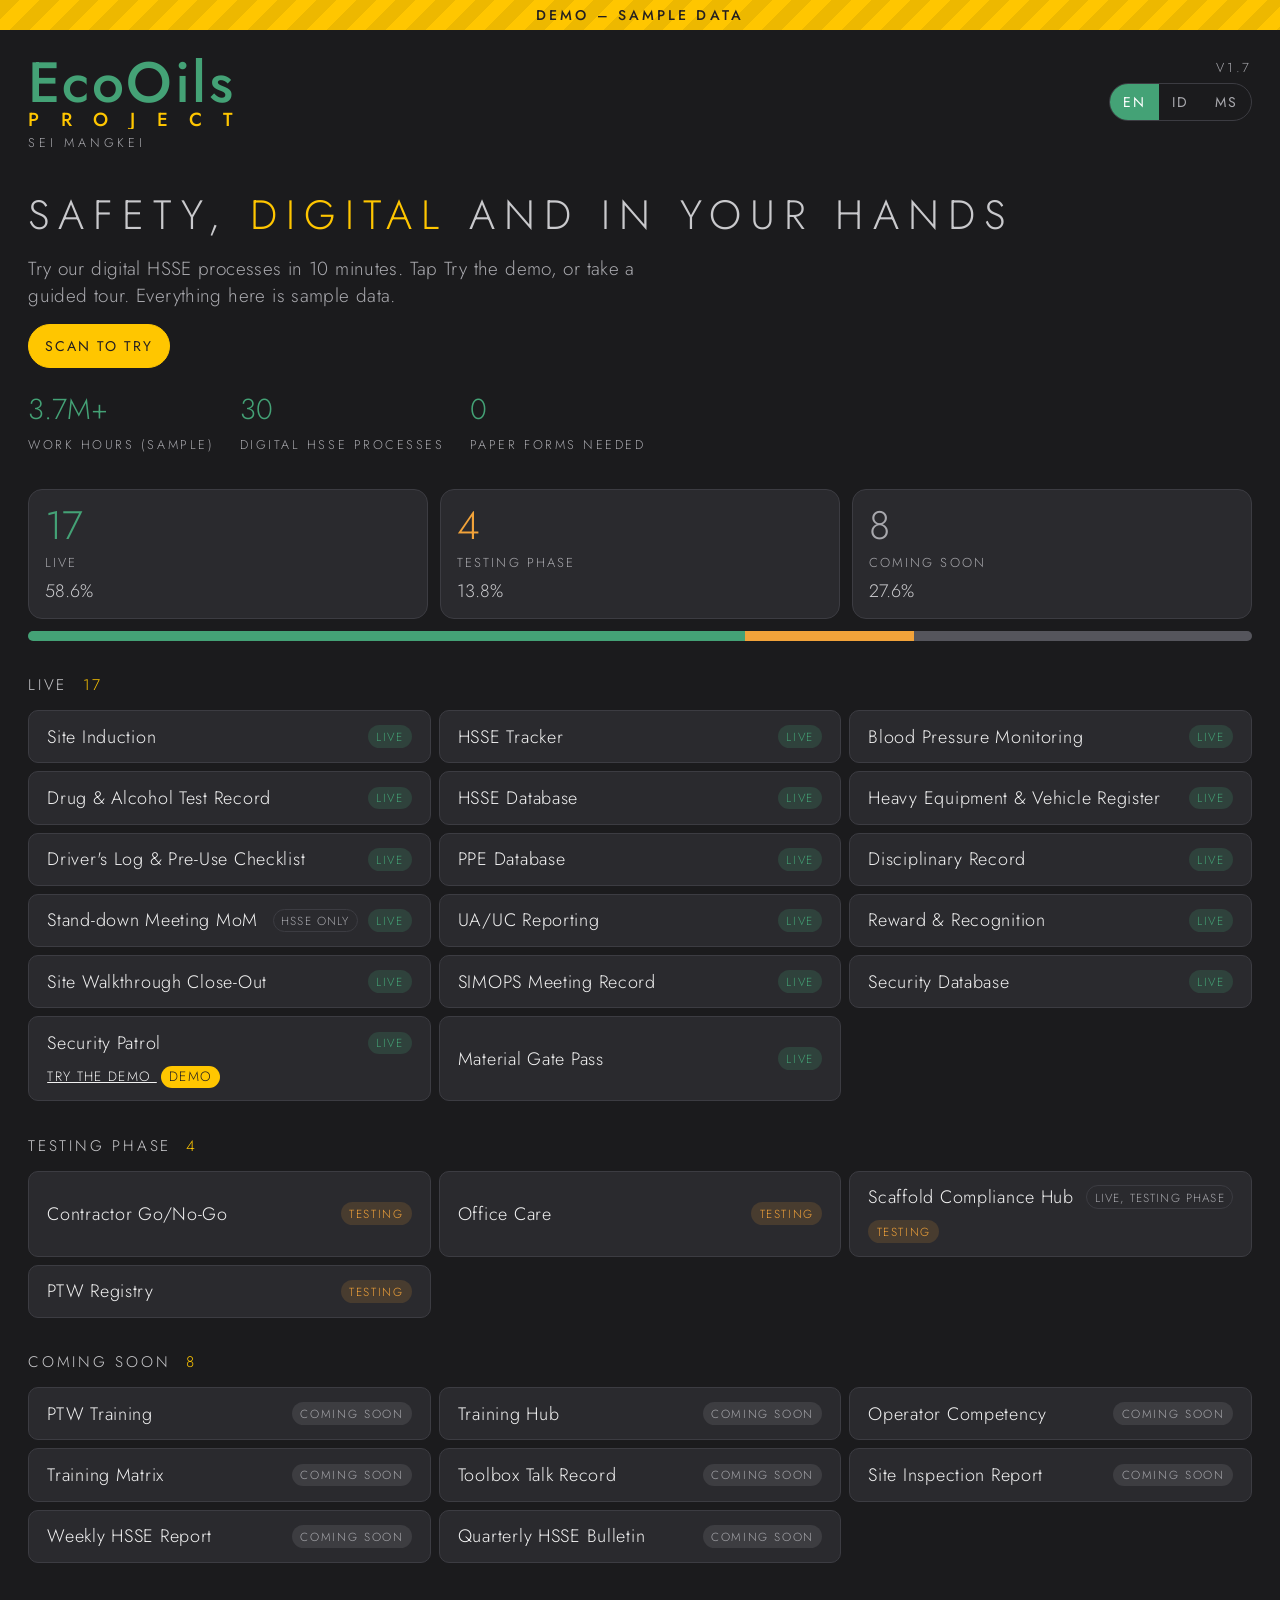
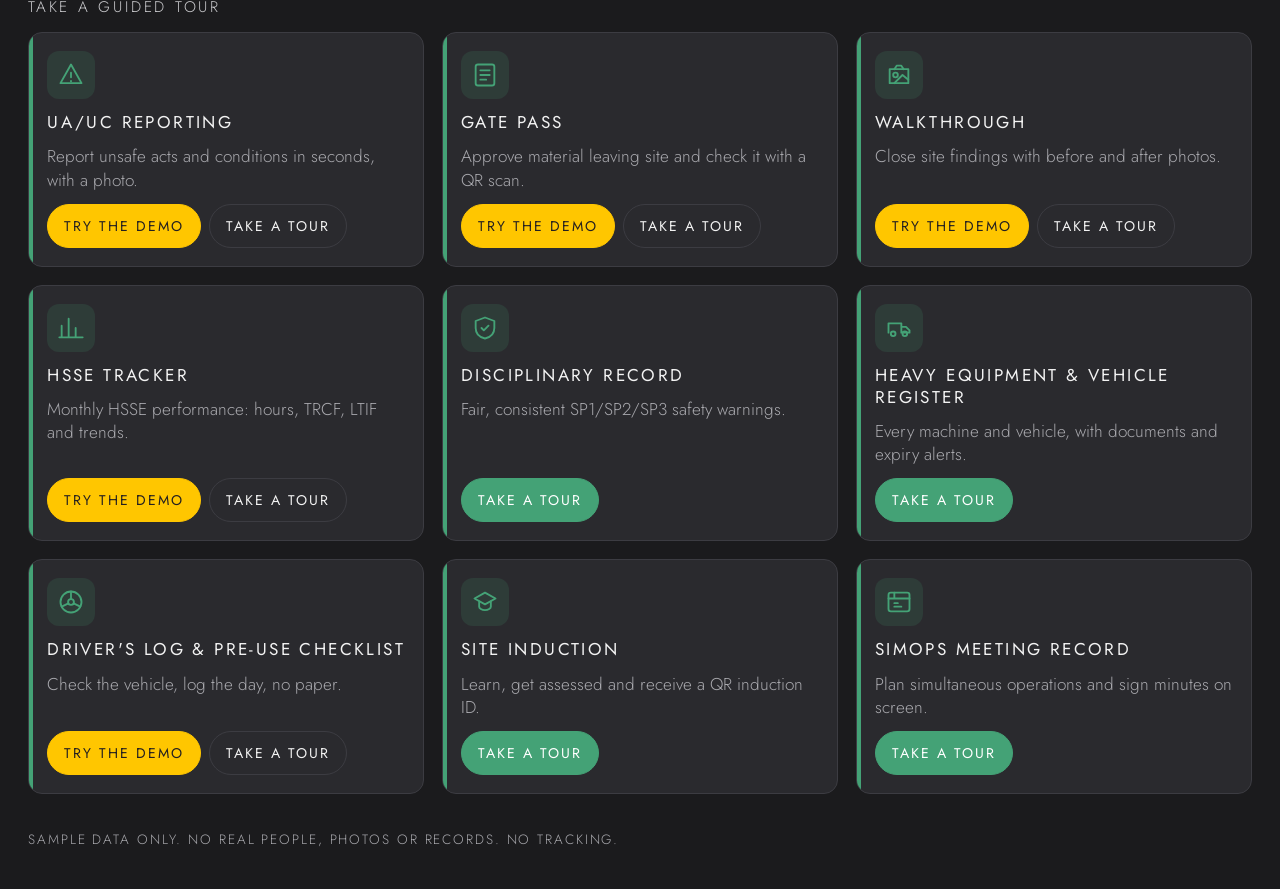
<file: index.html>
<!DOCTYPE html>
<html lang="en">
<head>
<meta charset="utf-8">
<meta name="viewport" content="width=device-width,initial-scale=1">
<title>EcoOils Demo Hub</title>
<meta name="theme-color" content="#1b1b1d">
<link rel="stylesheet" href="css/style.css">
</head>
<body>
<div class="ribbon" id="ribbon">DEMO – sample data</div>

<header class="top">
  <div class="brand">
    <!-- Text wordmark: ECOOILS in green, PROJECT stretched to the same width in yellow (replace with the real logo file if wanted) -->
    <svg viewBox="0 0 260 90" role="img" aria-label="EcoOils Project">
      <text x="0" y="56" textLength="260" lengthAdjust="spacing" font-family="Jost,sans-serif" font-weight="500" font-size="72" fill="#44a276">EcoOils</text>
      <text x="0" y="86" textLength="260" lengthAdjust="spacing" font-family="Jost,sans-serif" font-weight="500" font-size="24" fill="#ffc600">PROJECT</text>
    </svg>
    <small data-i="site">Sei Mangkei</small>
  </div>
  <div class="right">
    <div class="ver" id="ver">v1.7</div>
    <div class="lang" role="group" aria-label="Language">
      <button data-l="en" aria-pressed="true">EN</button><button data-l="id" aria-pressed="false">ID</button><button data-l="ms" aria-pressed="false">MS</button>
    </div>
  </div>
</header>

<section class="hero">
  <h1 data-i="heroTitle"></h1>
  <p data-i="heroText"></p>
  <p><a class="btn yellow" href="scan.html" data-i="scanTry"></a></p>
</section>

<div class="stats">
  <div class="stat"><b>3.7M+</b><span data-i="statHours"></span></div>
  <div class="stat"><b>30</b><span data-i="statApps"></span></div>
  <div class="stat"><b>0</b><span data-i="statPaper"></span></div>
</div>

<div class="sect"><div class="summary" id="summary"></div></div>
<div id="secs"></div>
<section class="sect"><h2 data-i="secApps"></h2><div class="grid" id="apps"></div></section>


<footer data-i="footer"></footer>

<div class="attract" id="attract" role="button" aria-label="Tap to start">
  <div class="rings"><i></i><i></i><i></i><b></b></div>
  <h2 data-i="tapStart">Tap to start</h2>
  <p data-i="attractSub">EcoOils Demo Hub</p>
</div>

<script src="vendor/qrcode.js"></script>
<script src="js/i18n.js"></script>
<script src="js/mocks.js"></script>
<script src="js/tour.js"></script>
<script src="js/app.js"></script>
</body>
</html>
</file>
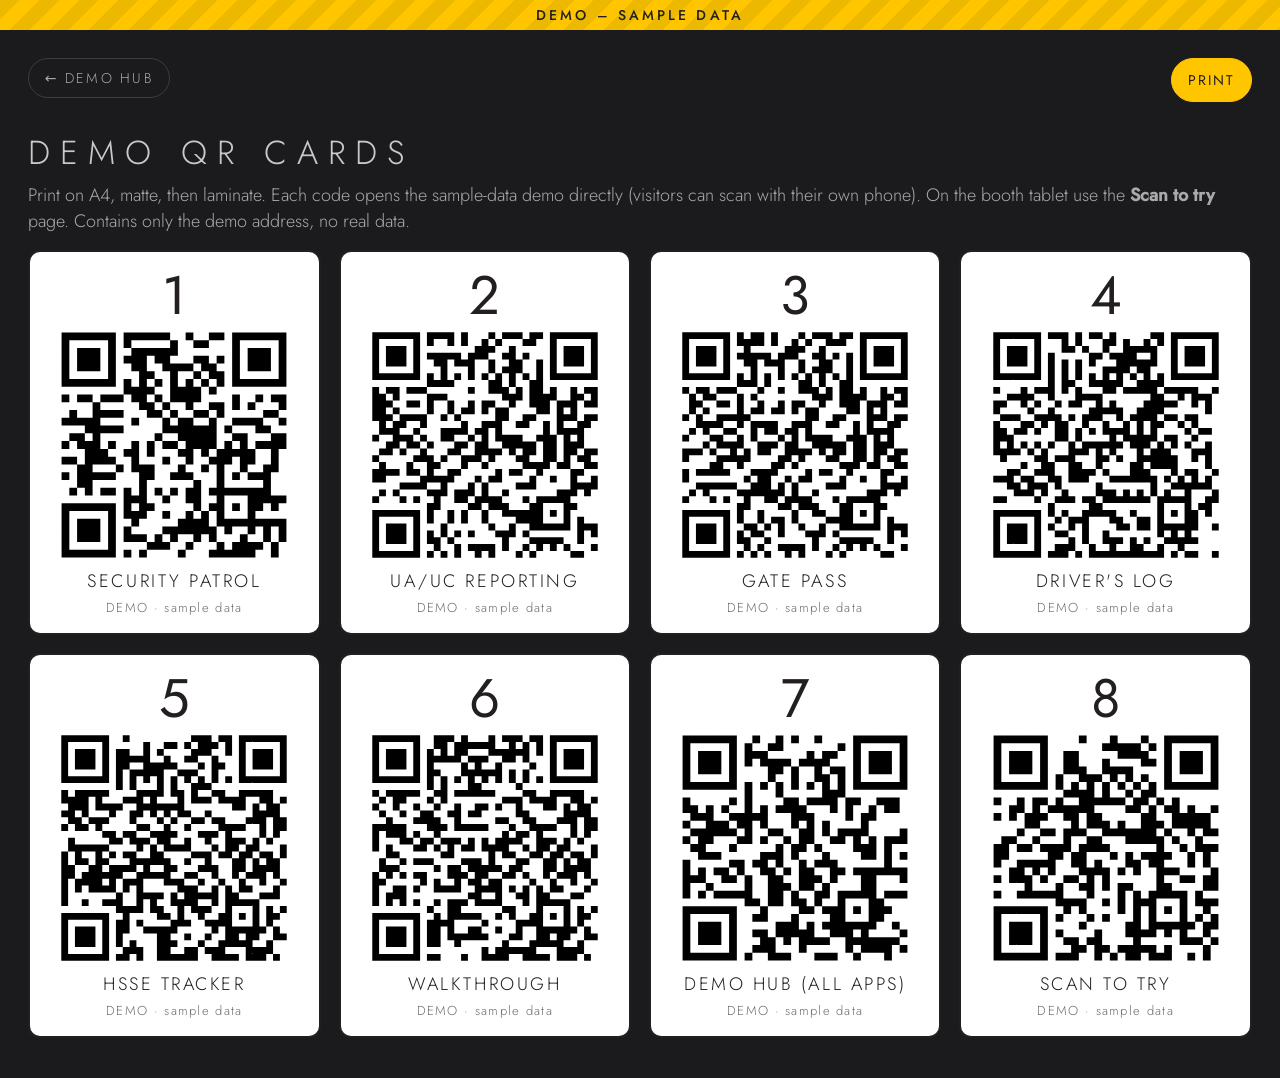
<file: demo-qr.html>
<!DOCTYPE html>
<html lang="en">
<head>
<meta charset="utf-8">
<meta name="viewport" content="width=device-width,initial-scale=1">
<title>Demo QR cards – EcoOils Demo Hub</title>
<link rel="stylesheet" href="css/style.css">
<link rel="stylesheet" href="css/patroli.css">
</head>
<body>
<div class="ribbon">DEMO – sample data</div>
<header class="top noprint"><a class="back" href="index.html">← Demo Hub</a><button class="btn yellow" onclick="window.print()">Print</button></header>
<main class="pwrap">
  <div class="ptitle"><h1>Demo QR cards</h1></div>
  <p class="noprint" style="color:var(--muted)">Print on A4, matte, then laminate. Each code opens the sample-data demo directly (visitors can scan with their own phone). On the booth tablet use the <b>Scan to try</b> page. Contains only the demo address, no real data.</p>
  <div class="qrgrid" id="grid"></div>
</main>
<script src="vendor/qrcode.js"></script>
<script>
const BASE = location.href.replace(/[^/]*([?#].*)?$/, "");
const CARDS = [["Security Patrol", "patroli.html"], ["UA/UC Reporting", "demo.html?app=uauc"], ["Gate Pass", "demo.html?app=gate"],
  ["Driver's Log", "demo.html?app=driver"], ["HSSE Tracker", "demo.html?app=track"], ["Walkthrough", "demo.html?app=walk"], ["Demo Hub (all apps)", "index.html"], ["Scan to try", "scan.html"]];
document.getElementById("grid").innerHTML = CARDS.map((c, i) => {
  const q = qrcode(0, "M"); q.addData(BASE + c[1]); q.make();
  return `<div class="qrc"><div class="big">${i + 1}</div>${q.createSvgTag({ cellSize: 6, margin: 2, scalable: true })}<h3>${c[0]}</h3><small>DEMO · sample data</small></div>`;
}).join("");
if ("serviceWorker" in navigator) navigator.serviceWorker.register("sw.js").catch(() => {});
</script>
</body>
</html>
</file>
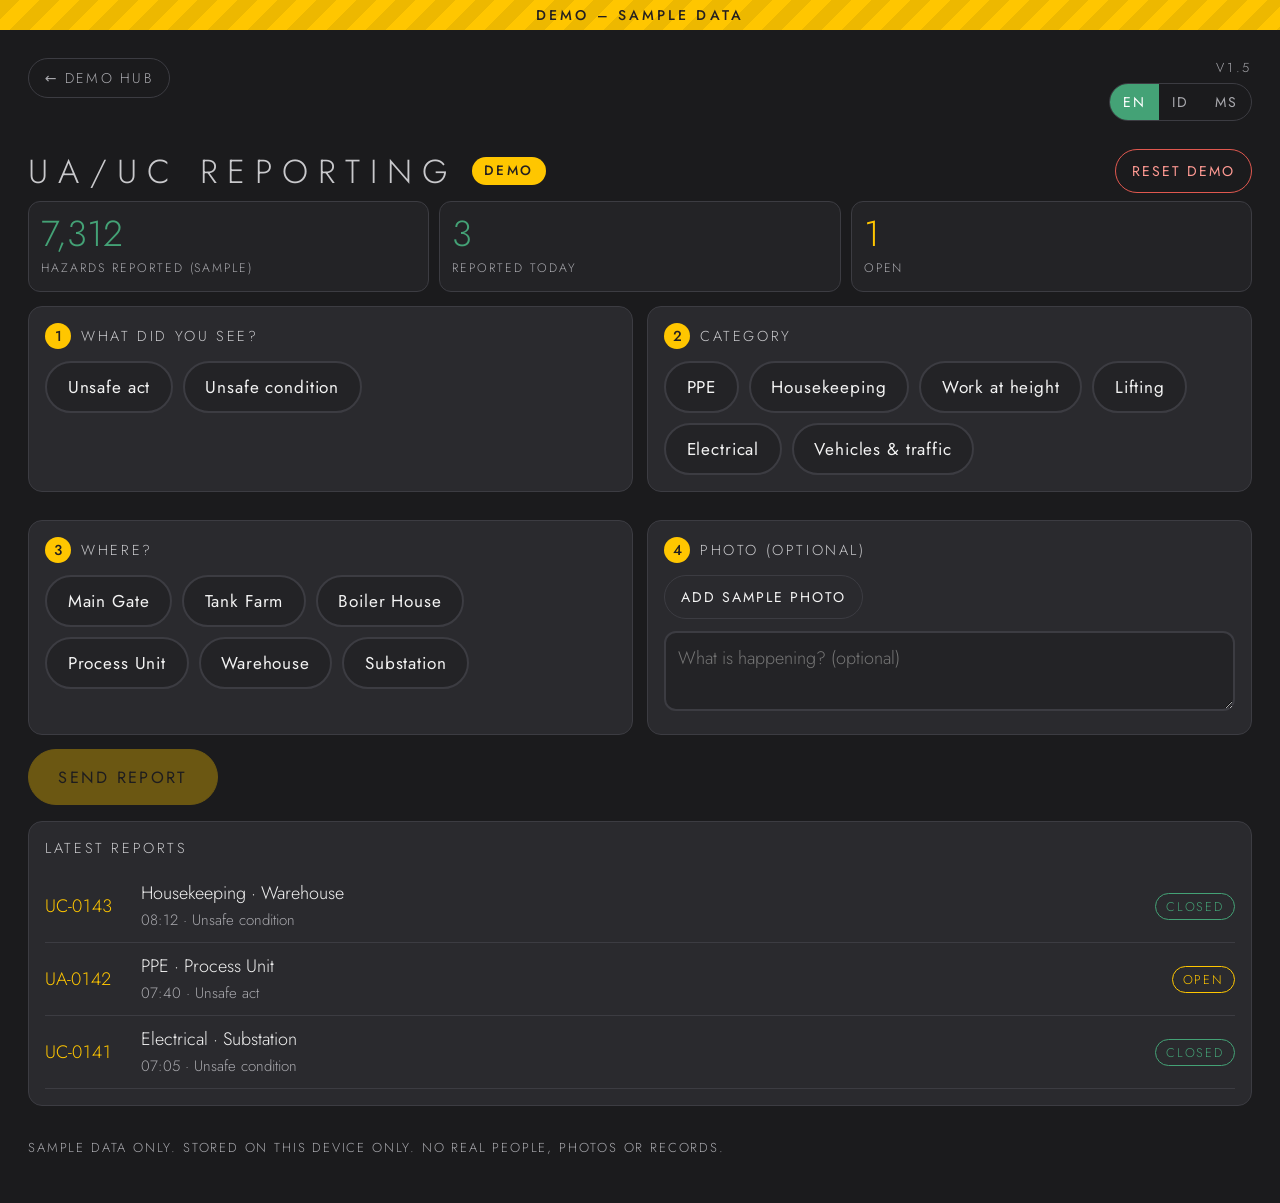
<file: demo.html>
<!DOCTYPE html>
<html lang="en">
<head>
<meta charset="utf-8">
<meta name="viewport" content="width=device-width,initial-scale=1">
<title>Demo – EcoOils Demo Hub</title>
<meta name="theme-color" content="#1b1b1d">
<link rel="stylesheet" href="css/style.css">
<link rel="stylesheet" href="css/patroli.css">
<link rel="stylesheet" href="css/demos.css">
</head>
<body>
<div class="ribbon" id="ribbon">DEMO – sample data</div>
<header class="top">
  <a class="back" href="index.html" id="back">← Demo Hub</a>
  <div class="right">
    <div class="ver" id="ver">v1.7</div>
    <div class="lang" role="group" aria-label="Language"><button data-l="en">EN</button><button data-l="id">ID</button><button data-l="ms">MS</button></div>
  </div>
</header>
<main class="pwrap">
  <div class="ptitle"><h1 id="title"></h1><span class="demobadge">DEMO</span>
    <button class="btn red" id="bReset" style="margin-left:auto">Reset demo</button></div>
  <div id="stage"></div>
  <p class="dfoot" id="foot"></p>
</main>
<div class="toast" id="toast" role="status"></div>
<script src="vendor/qrcode.js"></script>
<script src="js/i18n.js"></script>
<script src="js/demos.js"></script>
</body>
</html>
</file>
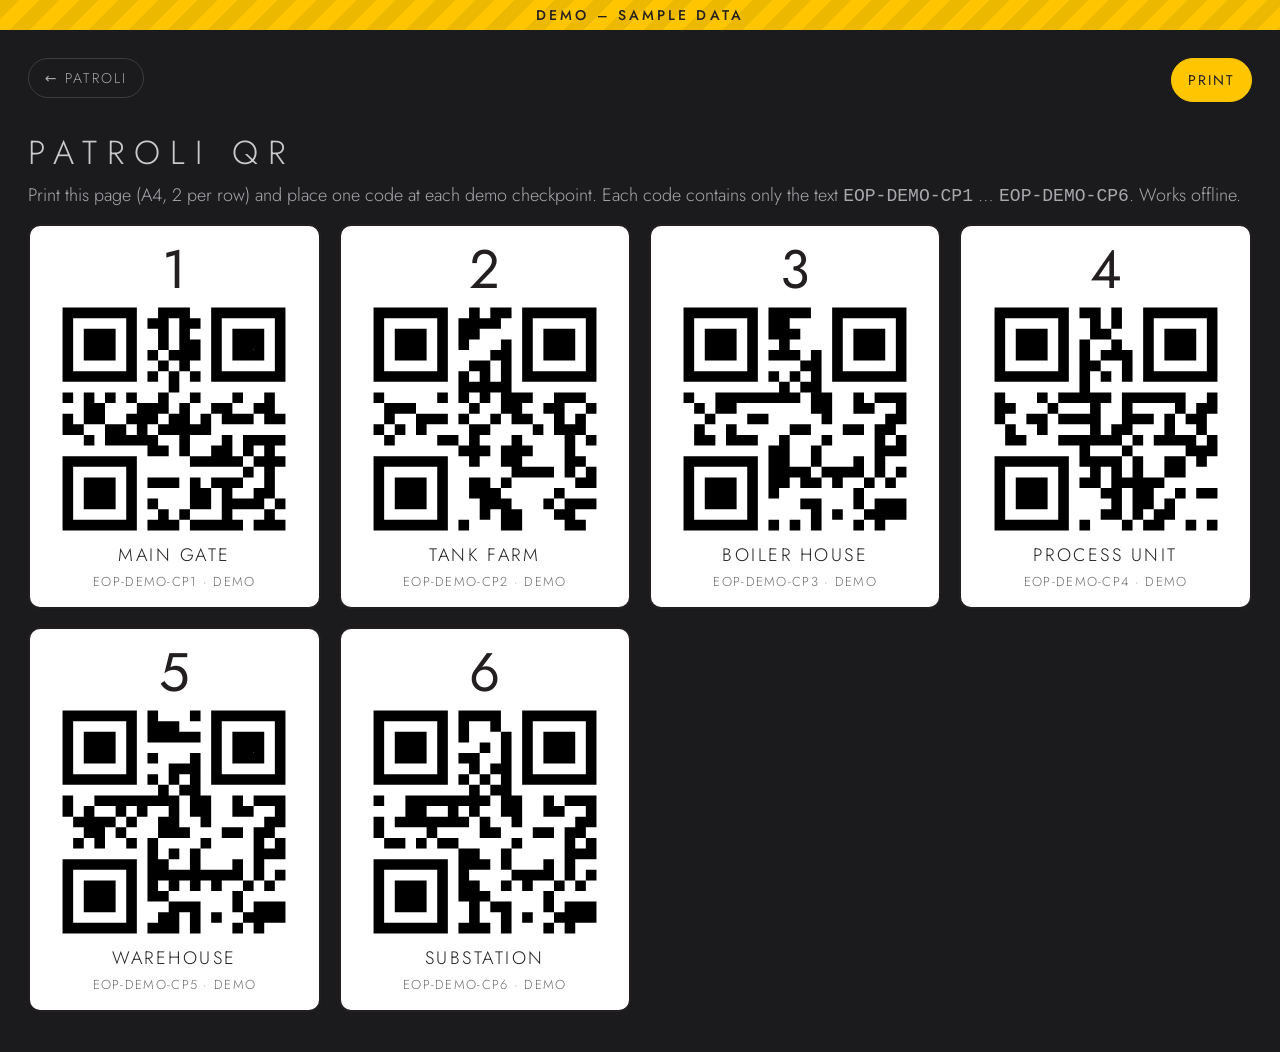
<file: patroli-qr.html>
<!DOCTYPE html>
<html lang="en">
<head>
<meta charset="utf-8">
<meta name="viewport" content="width=device-width,initial-scale=1">
<title>Patroli QR checkpoints – EcoOils Demo Hub</title>
<link rel="stylesheet" href="css/style.css">
<link rel="stylesheet" href="css/patroli.css">
</head>
<body>
<div class="ribbon">DEMO – sample data</div>
<header class="top noprint"><a class="back" href="patroli.html">← Patroli</a><button class="btn yellow" onclick="window.print()">Print</button></header>
<main class="pwrap">
  <div class="ptitle"><h1>Patroli QR</h1></div>
  <p class="noprint" style="color:var(--muted)">Print this page (A4, 2 per row) and place one code at each demo checkpoint. Each code contains only the text <code>EOP-DEMO-CP1</code> … <code>EOP-DEMO-CP6</code>. Works offline.</p>
  <div class="qrgrid" id="grid"></div>
</main>
<script src="vendor/qrcode.js"></script>
<script>
const URLMODE = new URLSearchParams(location.search).get("mode") === "url"; /* ?mode=url: codes open the demo from any phone camera */
const BASE = location.href.replace(/[^/]*([?#].*)?$/, "");
const NAMES = ["Main Gate", "Tank Farm", "Boiler House", "Process Unit", "Warehouse", "Substation"];
document.getElementById("grid").innerHTML = NAMES.map((n, i) => {
  const q = qrcode(0, "M"); q.addData(URLMODE ? BASE + "patroli.html?scan=" + (i + 1) : "EOP-DEMO-CP" + (i + 1)); q.make();
  return `<div class="qrc"><div class="big">${i + 1}</div>${q.createSvgTag({ cellSize: 6, margin: 2, scalable: true })}<h3>${n}</h3><small>EOP-DEMO-CP${i + 1} · DEMO</small></div>`;
}).join("");
if ("serviceWorker" in navigator) navigator.serviceWorker.register("sw.js").catch(() => {});
</script>
</body>
</html>
</file>
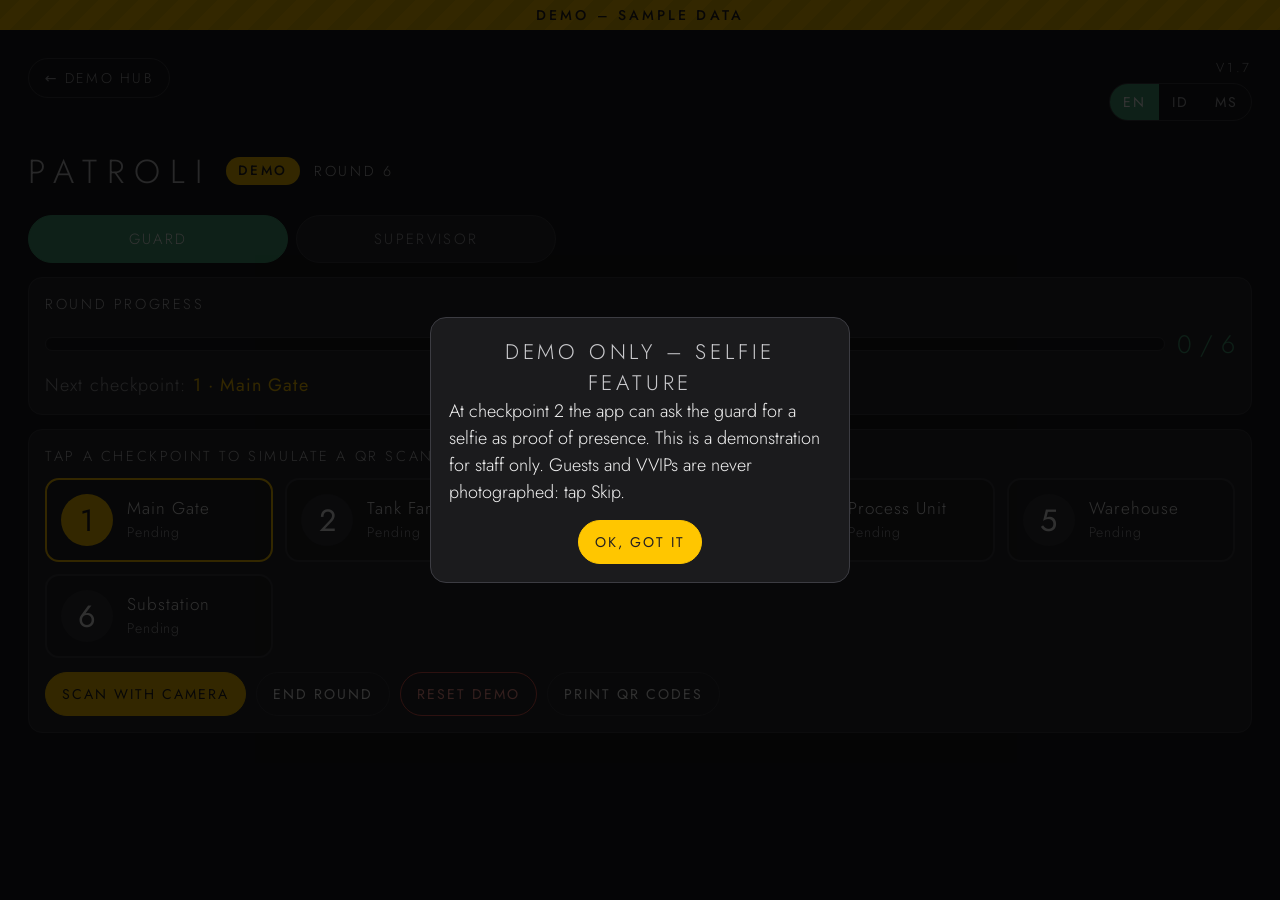
<file: patroli.html>
<!DOCTYPE html>
<html lang="en">
<head>
<meta charset="utf-8">
<meta name="viewport" content="width=device-width,initial-scale=1">
<title>Patroli – EcoOils Demo Hub</title>
<meta name="theme-color" content="#1b1b1d">
<link rel="stylesheet" href="css/style.css">
<link rel="stylesheet" href="css/patroli.css">
</head>
<body>
<div class="ribbon" id="ribbon">DEMO – sample data</div>
<header class="top">
  <a class="back" href="index.html" data-k="back">← Demo Hub</a>
  <div class="right">
    <div class="ver" id="ver">v1.7</div>
    <div class="lang" role="group" aria-label="Language"><button data-l="en">EN</button><button data-l="id">ID</button><button data-l="ms">MS</button></div>
  </div>
</header>

<main class="pwrap">
  <div class="ptitle"><h1>Patroli</h1><span class="demobadge">DEMO</span><span class="up" id="roundNo" style="font-size:.8rem"></span></div>
  <div class="tabs" role="tablist">
    <button role="tab" data-tab="pGuard" aria-selected="true" data-k="guard">Guard</button>
    <button role="tab" data-tab="pSup" aria-selected="false" data-k="sup">Supervisor</button>
  </div>

  <section class="panel on" id="pGuard">
    <div class="pcard">
      <h2 data-k="progress">Round progress</h2>
      <div class="progress"><div class="prog"><i id="pbar"></i></div><b id="pnum">0 / 6</b></div>
      <div class="nexthint" id="nexthint"></div>
    </div>
    <div class="pcard">
      <h2 data-k="tapHint">Tap a checkpoint to simulate a QR scan</h2>
      <div class="cps" id="cps"></div>
      <div class="actions">
        <span id="bCamWrap"><button class="btn yellow" id="bCam" data-k="cam">Scan with camera</button></span>
        <button class="btn ghost" id="bEnd" data-k="end">End round</button>
        <button class="btn" id="bNew" data-k="newRound" hidden>Start new round</button>
        <button class="btn red" id="bReset" data-k="reset">Reset demo</button>
        <a class="btn ghost" href="patroli-qr.html" data-k="qr">Print QR codes</a>
      </div>
      <div class="cam" id="cam"><video id="video" playsinline muted></video><p id="camMsg"></p><button class="btn ghost" id="bStop" data-k="stopCam">Stop camera</button></div>
    </div>
  </section>

  <section class="panel" id="pSup">
    <div class="kpis" id="kpis"></div>
    <div class="sup">
      <div>
        <div class="pcard map"><h2 data-k="map">Plant schematic (sample)</h2><div id="map"></div></div>
        <div class="pcard"><h2 data-k="prev">Earlier rounds (sample)</h2><div class="hist" id="hist"></div></div>
      </div>
      <div class="pcard"><h2 data-k="timeline">Scan timeline</h2><ul class="tl" id="tl"></ul></div>
    </div>
  </section>
</main>
<div class="toast" id="toast" role="status"></div>
<script src="vendor/jsQR.js"></script>
<script src="js/i18n.js"></script>
<script src="js/sync.js"></script>
<script src="js/patroli.js"></script>
</body>
</html>
</file>
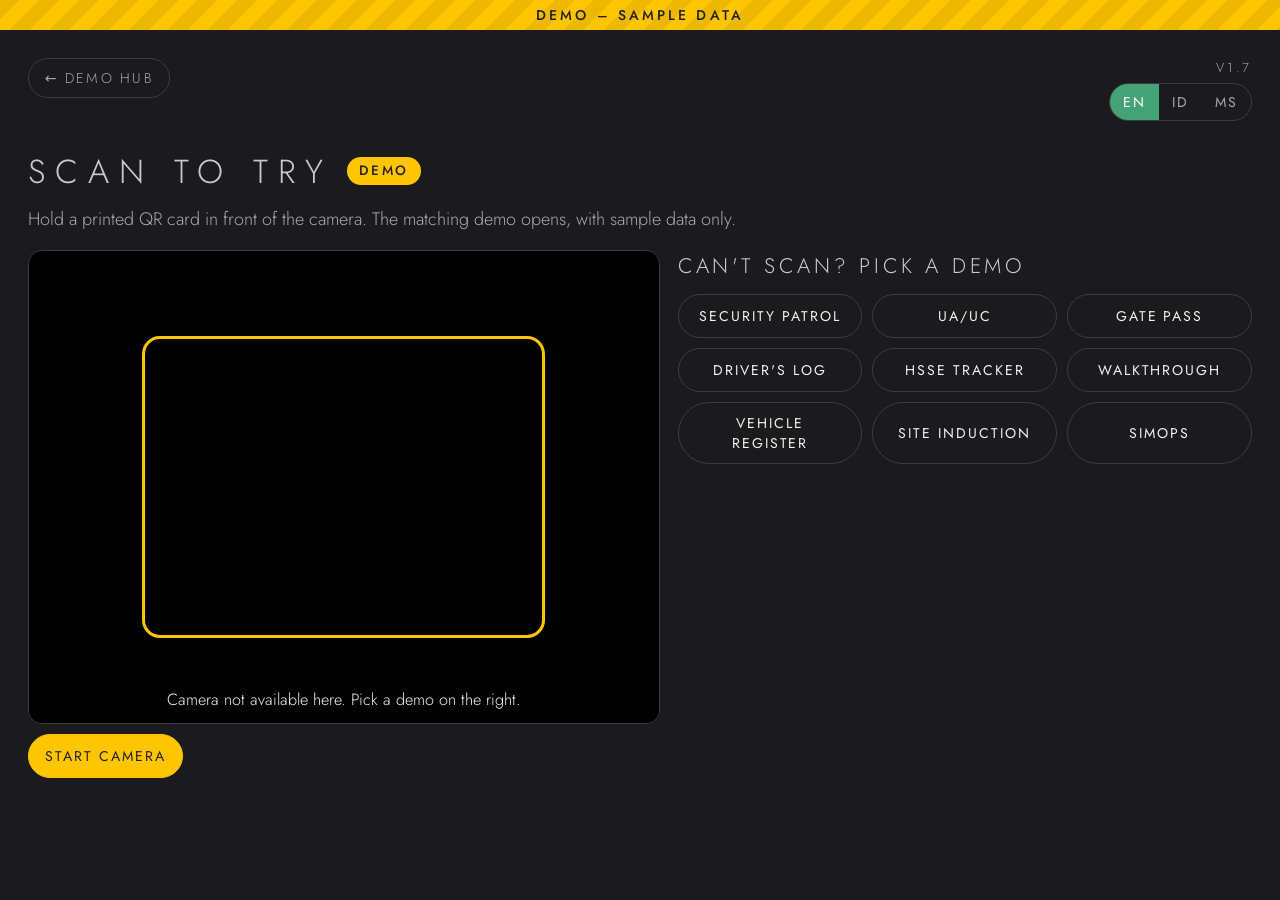
<file: scan.html>
<!DOCTYPE html>
<html lang="en">
<head>
<meta charset="utf-8">
<meta name="viewport" content="width=device-width,initial-scale=1">
<title>Scan to try – EcoOils Demo Hub</title>
<meta name="theme-color" content="#1b1b1d">
<link rel="stylesheet" href="css/style.css">
<link rel="stylesheet" href="css/patroli.css">
<link rel="stylesheet" href="css/demos.css">
<style>
.scanwrap{display:grid;grid-template-columns:minmax(0,1.1fr) minmax(0,1fr);gap:18px;align-items:start}
@media(max-width:820px){.scanwrap{grid-template-columns:1fr}}
.vid{position:relative;background:#000;border:1px solid var(--line);border-radius:14px;overflow:hidden;aspect-ratio:4/3}
.vid video{width:100%;height:100%;object-fit:cover;display:block}
.vid .frame{position:absolute;inset:18% 18%;border:3px solid var(--yellow);border-radius:18px;box-shadow:0 0 0 999px rgba(0,0,0,.35);pointer-events:none}
.vid .msg{position:absolute;left:0;right:0;bottom:0;padding:.7em 1em;background:rgba(0,0,0,.6);text-align:center;font-size:.9rem}
.picks{display:grid;grid-template-columns:repeat(auto-fill,minmax(150px,1fr));gap:10px}
.picks .btn{width:100%;text-align:center}
.hint{color:var(--muted);margin:.3em 0 1em}
</style>
</head>
<body>
<div class="ribbon" id="ribbon">DEMO – sample data</div>
<header class="top">
  <a class="back" href="index.html" id="back">← Demo Hub</a>
  <div class="right">
    <div class="ver" id="ver">v1.7</div>
    <div class="lang" role="group" aria-label="Language"><button data-l="en">EN</button><button data-l="id">ID</button><button data-l="ms">MS</button></div>
  </div>
</header>
<main class="pwrap">
  <div class="ptitle"><h1 id="title"></h1><span class="demobadge">DEMO</span></div>
  <p class="hint" id="hint"></p>
  <div class="scanwrap">
    <div>
      <div class="vid" id="vid"><video id="v" playsinline muted></video><div class="frame"></div><div class="msg" id="msg"></div></div>
      <div class="btns" style="margin-top:10px"><button class="btn yellow" id="bCam"></button></div>
    </div>
    <div>
      <h3 id="pickT" style="margin:0 0 .6em"></h3>
      <div class="picks" id="picks"></div>
    </div>
  </div>
</main>
<div class="toast" id="toast" role="status"></div>
<script src="vendor/jsQR.js"></script>
<script src="js/i18n.js"></script>
<script src="js/scan.js"></script>
</body>
</html>
</file>
<file: css/style.css>
/* EcoOils Demo Hub - shared styles. Palette follows the HSSE Hub: green #44a276, yellow #ffc600, charcoal. */
@font-face{font-family:Jost;font-weight:300;font-display:swap;src:url([data-uri]) format("woff2")}
@font-face{font-family:Jost;font-weight:400;font-display:swap;src:url([data-uri]) format("woff2")}
@font-face{font-family:Jost;font-weight:500;font-display:swap;src:url([data-uri]) format("woff2")}
:root{
  --green:#44a276;--green-d:#2f7a57;--yellow:#ffc600;--red:#e0584f;--amber:#f2a33a;
  --bg:#1b1b1d;--bg2:#232326;--card:#2a2a2e;--card2:#323237;--line:#3c3c42;
  --text:#f2f2f2;--muted:#a8a8ad;--title:#c9c9cc;
  --ribbon-h:30px;
  --pad:clamp(14px,2.2vw,40px);
  font-size:clamp(15px,0.55vw + 11px,26px); /* scales up on big monitors */
}
*{box-sizing:border-box;margin:0}
html,body{background:var(--bg);color:var(--text);font-family:Jost,system-ui,Arial,sans-serif;font-weight:300;-webkit-tap-highlight-color:transparent}
body{min-height:100vh;padding-top:var(--ribbon-h);overflow-x:hidden}
h1,h2,h3,.up{font-weight:300;text-transform:uppercase;letter-spacing:.18em;color:var(--title)}
button{font:inherit;color:inherit;cursor:pointer}
a{color:inherit}

/* ribbon */
.ribbon{position:fixed;top:0;left:0;right:0;height:var(--ribbon-h);z-index:900;background:var(--yellow);color:#231f20;
  display:flex;align-items:center;justify-content:center;font-weight:500;font-size:.78rem;letter-spacing:.22em;text-transform:uppercase;text-align:center;padding:0 8px;
  background-image:repeating-linear-gradient(135deg,rgba(0,0,0,.07) 0 14px,transparent 14px 28px)}

/* header */
.top{display:flex;align-items:flex-start;justify-content:space-between;gap:16px;padding:var(--pad) var(--pad) 0}
.brand{display:flex;flex-direction:column;gap:4px}
.brand svg{width:clamp(130px,16vw,260px);height:auto;display:block}
.brand small{font-size:.7rem;letter-spacing:.3em;text-transform:uppercase;color:var(--muted)}
.right{display:flex;flex-direction:column;align-items:flex-end;gap:6px}
.ver{font-size:.72rem;letter-spacing:.2em;color:var(--muted);text-transform:uppercase}
.lang{display:flex;border:1px solid var(--line);border-radius:999px;overflow:hidden}
.lang button{background:none;border:0;padding:.45em .95em;font-size:.78rem;letter-spacing:.12em;color:var(--muted);min-height:36px;font-weight:400}
.lang button[aria-pressed=true]{background:var(--green);color:#fff}

.hero{padding:clamp(16px,3vw,48px) var(--pad) 8px}
.hero h1{font-size:clamp(1.5rem,3.2vw,3rem);letter-spacing:.22em;line-height:1.2}
.hero h1 b{color:var(--yellow);font-weight:300}
.hero p{margin-top:.8em;color:var(--muted);font-size:1.05rem;max-width:60ch;letter-spacing:.02em}

/* stats strip */
.stats{display:flex;flex-wrap:wrap;gap:clamp(10px,2vw,36px);padding:12px var(--pad) 0}
.stat b{display:block;font-size:1.6rem;font-weight:300;color:var(--green)}
.stat span{font-size:.7rem;letter-spacing:.2em;text-transform:uppercase;color:var(--muted)}

.sect{padding:clamp(18px,2.6vw,40px) var(--pad) 0}
.sect>h2{font-size:.85rem;margin-bottom:14px}
.grid{display:grid;gap:clamp(12px,1.4vw,26px);grid-template-columns:repeat(auto-fill,minmax(min(100%,300px),1fr))}
@media (min-width:1500px){.grid{grid-template-columns:repeat(5,1fr)}}
.tile{background:var(--card);border:1px solid var(--line);border-radius:14px;padding:18px;display:flex;flex-direction:column;gap:12px;position:relative;overflow:hidden;transition:transform .2s,border-color .2s}
.tile:hover{transform:translateY(-2px);border-color:var(--green)}
.tile::before{content:"";position:absolute;left:0;top:0;bottom:0;width:4px;background:var(--green)}
.tile.patroli::before{background:var(--yellow)}
.tile .ico{width:48px;height:48px;border-radius:12px;background:rgba(68,162,118,.15);display:grid;place-items:center;color:var(--green)}
.tile.patroli .ico{background:rgba(255,198,0,.15);color:var(--yellow)}
.tile .ico svg{width:28px;height:28px;fill:none;stroke:currentColor;stroke-width:1.6;stroke-linecap:round;stroke-linejoin:round}
.tile h3{font-size:.95rem;letter-spacing:.14em;color:var(--text);font-weight:400;line-height:1.3}
.tile p{color:var(--muted);font-size:.95rem;line-height:1.35;flex:1}
.btns{display:flex;gap:8px;flex-wrap:wrap}
.btn{border:1px solid var(--green);background:var(--green);color:#fff;border-radius:999px;padding:.7em 1.15em;min-height:44px;font-size:.78rem;letter-spacing:.14em;text-transform:uppercase;text-decoration:none;display:inline-flex;align-items:center;justify-content:center;font-weight:400;transition:background .15s}
.btn:hover{background:var(--green-d)}
.btn.ghost{background:none;color:var(--text);border-color:var(--line)}
.btn.ghost:hover{border-color:var(--green);background:rgba(68,162,118,.12)}
.btn.yellow{background:var(--yellow);border-color:var(--yellow);color:#231f20}
.btn.yellow:hover{background:#e6b200}

.soon{display:flex;flex-wrap:wrap;gap:10px}
.soon .chip{border:1px dashed var(--line);border-radius:999px;padding:.6em 1.1em;font-size:.85rem;letter-spacing:.1em;text-transform:uppercase;color:var(--muted);display:inline-flex;gap:.6em;align-items:center}
.soon .chip i{font-style:normal;font-size:.65rem;padding:.2em .6em;border-radius:999px;background:rgba(255,198,0,.15);color:var(--yellow);letter-spacing:.14em}
.soon .chip i.t{background:rgba(68,162,118,.18);color:var(--green)}
.strip{display:flex;flex-direction:column;gap:12px;border:1px solid var(--line);border-radius:14px;padding:16px;background:var(--bg2)}
.strip h2{font-size:.85rem}
footer{padding:36px var(--pad) 40px;color:var(--muted);font-size:.75rem;letter-spacing:.14em;text-transform:uppercase}

/* attract mode */
.attract{position:fixed;inset:0;z-index:2000;background:radial-gradient(circle at 50% 45%,#26332d 0,#141416 70%);display:none;flex-direction:column;align-items:center;justify-content:center;gap:2.2rem;text-align:center;cursor:pointer}
.attract.on{display:flex;animation:fadein .6s}
.attract .rings{position:relative;width:min(40vmin,300px);aspect-ratio:1}
.attract .rings i{position:absolute;inset:0;border-radius:50%;border:2px solid var(--green);opacity:0;animation:ring 3.6s infinite ease-out}
.attract .rings i:nth-child(2){animation-delay:1.2s}.attract .rings i:nth-child(3){animation-delay:2.4s}
.attract .rings b{position:absolute;inset:34%;border-radius:50%;background:var(--yellow);box-shadow:0 0 40px rgba(255,198,0,.5);animation:breathe 3.6s infinite ease-in-out}
.attract h2{font-size:clamp(1.4rem,4vw,3.4rem);letter-spacing:.35em;color:var(--text);animation:breathe 3.6s infinite ease-in-out}
.attract p{color:var(--muted);letter-spacing:.2em;text-transform:uppercase;font-size:.85rem}
@keyframes ring{0%{transform:scale(.45);opacity:.9}100%{transform:scale(1.25);opacity:0}}
@keyframes breathe{0%,100%{opacity:.55;transform:scale(.97)}50%{opacity:1;transform:scale(1.03)}}
@keyframes fadein{from{opacity:0}to{opacity:1}}

/* ---------- guided tour ---------- */
.tour{position:fixed;inset:0;z-index:1000;display:none;background:rgba(10,10,12,.82);align-items:center;justify-content:center;padding:calc(var(--ribbon-h) + 10px) 10px 10px}
.tour.on{display:flex}
.tour .frame{position:relative;width:min(100%,max(1100px,66vw));height:min(100%,max(780px,86vh));background:#f4f4f4;color:#231f20;border-radius:14px;overflow:hidden;display:flex;flex-direction:column;box-shadow:0 20px 80px rgba(0,0,0,.6)}
.tour .frame-bar{background:var(--bg);color:var(--muted);font-size:.7rem;letter-spacing:.2em;text-transform:uppercase;padding:.6em 1em;display:flex;justify-content:space-between;gap:10px}
.tour .frame-bar b{color:var(--yellow);font-weight:400}
.tour .screen{flex:1;overflow:auto;padding:14px;position:relative}
.spot{position:fixed;z-index:1001;border-radius:10px;box-shadow:0 0 0 9999px rgba(8,8,10,.72),0 0 0 3px var(--yellow);pointer-events:none;transition:all .35s ease}
.cap{position:fixed;z-index:1002;width:min(360px,calc(100vw - 20px));background:var(--bg);color:var(--text);border:1px solid var(--yellow);border-radius:14px;padding:16px;box-shadow:0 10px 40px rgba(0,0,0,.6);transition:top .35s,left .35s}
.cap .n{font-size:.68rem;letter-spacing:.2em;color:var(--yellow);text-transform:uppercase}
.cap h4{font-weight:400;font-size:1.15rem;margin:.3em 0 .35em;letter-spacing:.04em;text-transform:none;color:var(--text)}
.cap p{color:var(--muted);font-size:.95rem;line-height:1.4}
.cap .nav{display:flex;align-items:center;gap:8px;margin-top:14px}
.cap .nav .sp{flex:1}
.cap .dots{display:flex;gap:5px}
.cap .dots i{width:8px;height:8px;border-radius:50%;background:var(--line)}
.cap .dots i.a{background:var(--yellow)}
.cap .btn{padding:.55em 1em;min-height:40px}
.cap .skip{white-space:nowrap;background:none;border:0;color:var(--muted);text-decoration:underline;font-size:.8rem;padding:.5em}

/* ---------- mock UI (light app look inside tour frame) ---------- */
.m{font-family:Jost,system-ui,sans-serif;font-weight:400;font-size:.95rem;color:#231f20}
.m h5{font-weight:300;text-transform:uppercase;letter-spacing:.16em;color:#6e6b6c;font-size:.85rem;margin-bottom:8px}
.m .bar{display:flex;align-items:center;justify-content:space-between;background:#fff;border:1px solid #dcdcdc;border-radius:10px;padding:10px 14px;margin-bottom:12px}
.m .bar b{font-weight:300;letter-spacing:.18em;text-transform:uppercase;color:#6e6b6c}
.m .bar .pill{font-size:.7rem}
.m .card{background:#fff;border:1px solid #dcdcdc;border-radius:10px;padding:12px;margin-bottom:12px}
.m .row{display:flex;gap:12px;flex-wrap:wrap}.m .row>*{flex:1 1 220px;min-width:0}
.m .field{display:flex;flex-direction:column;gap:4px;margin-bottom:10px}
.m .field label{font-size:.7rem;letter-spacing:.14em;text-transform:uppercase;color:#6e6b6c}
.m .inp{border:1px solid #cfcfcf;border-radius:8px;padding:9px 11px;background:#fafafa}
.m .opts{display:flex;gap:8px;flex-wrap:wrap}
.m .opt{border:1px solid #cfcfcf;border-radius:999px;padding:8px 14px;background:#fff}
.m .opt.on{background:#44a276;color:#fff;border-color:#44a276}
.m .opt.warn.on{background:#ffc600;color:#231f20;border-color:#ffc600}
.m .photo{height:110px;border-radius:8px;border:2px dashed #bbb;display:grid;place-items:center;color:#888;background:repeating-linear-gradient(45deg,#f2f2f2 0 10px,#ebebeb 10px 20px)}
.m .go{background:#44a276;color:#fff;border-radius:999px;padding:11px 20px;text-align:center;letter-spacing:.14em;text-transform:uppercase;font-size:.8rem}
.m .go.y{background:#ffc600;color:#231f20}
.m .kpis{display:grid;grid-template-columns:repeat(auto-fit,minmax(130px,1fr));gap:10px;margin-bottom:12px}
.m .kpi{background:#fff;border:1px solid #dcdcdc;border-radius:10px;padding:12px;text-align:left}
.m .kpi b{display:block;font-size:1.9rem;font-weight:300;color:#2f7a57;line-height:1.1}
.m .kpi span{font-size:.68rem;letter-spacing:.14em;text-transform:uppercase;color:#6e6b6c}
.m .kpi.y b{color:#b88d00}
.m table{width:100%;border-collapse:collapse;font-size:.85rem}
.m th{font-weight:400;text-align:left;font-size:.68rem;letter-spacing:.14em;text-transform:uppercase;color:#6e6b6c;padding:6px 8px;border-bottom:1px solid #dcdcdc}
.m td{padding:8px;border-bottom:1px solid #eee}
.m .pill{display:inline-block;border-radius:999px;padding:2px 10px;font-size:.72rem;letter-spacing:.06em;background:#e6e6e6}
.m .pill.g{background:#d6efe3;color:#1e6a47}.m .pill.y{background:#fff0b3;color:#7a5d00}.m .pill.r{background:#fbd5d1;color:#9c2a22}
.m svg.ch{width:100%;height:auto;display:block}
.m .chart-t{font-size:.7rem;letter-spacing:.14em;text-transform:uppercase;color:#6e6b6c}
.m .qrbox{display:grid;place-items:center;padding:10px;background:#fff}
.m .qrbox svg{width:140px;height:140px}
.m .ph{height:120px;border-radius:8px;display:block;width:100%}
.m .steps{display:flex;gap:6px;align-items:center;flex-wrap:wrap}
.m .ladder{display:flex;gap:10px;flex-wrap:wrap}
.m .rung{flex:1 1 120px;border-radius:10px;padding:12px;text-align:center;background:#eee;color:#555}
.m .rung b{display:block;font-size:1.4rem;font-weight:300}
.m .chk{display:flex;justify-content:space-between;align-items:center;padding:9px 4px;border-bottom:1px solid #eee}
.m .tg{width:42px;height:22px;border-radius:999px;background:#ccc;position:relative}
.m .tg::after{content:"";position:absolute;top:2px;left:2px;width:18px;height:18px;border-radius:50%;background:#fff}
.m .tg.on{background:#44a276}.m .tg.on::after{left:22px}
.m .tg.bad{background:#e0584f}.m .tg.bad::after{left:22px}
.m .prog{height:10px;background:#e3e3e3;border-radius:999px;overflow:hidden}
.m .prog i{display:block;height:100%;background:#44a276}

@media (max-width:640px){
  .top{flex-wrap:wrap}
  .tour{padding:calc(var(--ribbon-h) + 4px) 4px 4px}
  .tour .frame{height:100%}
  .cap{left:10px!important;right:10px;width:auto;bottom:10px;top:auto!important}
}
@media (prefers-reduced-motion:reduce){*{animation-duration:.01ms!important;transition-duration:.01ms!important}}

/* in-page photo peek */
.peek{position:fixed;inset:0;z-index:3000;background:rgba(0,0,0,.88);display:none;align-items:center;justify-content:center;padding:20px;cursor:zoom-out}
.peek.on{display:flex}.peek>div{width:min(92vw,900px);background:#fff;border-radius:12px;padding:10px}.peek svg{width:100%;height:auto;display:block;max-height:80vh}
.m .ph,.m .photo{cursor:zoom-in}
[hidden]{display:none!important}

.dir{list-style:none;padding:0;display:grid;gap:8px;grid-template-columns:repeat(auto-fill,minmax(min(100%,340px),1fr))}
.dir li{display:flex;align-items:center;gap:10px;flex-wrap:wrap;background:var(--card);border:1px solid var(--line);border-radius:10px;padding:.7em 1em}
.dir .dn{flex:1 1 150px;letter-spacing:.04em}
.dir .chip{font-size:.65rem;letter-spacing:.14em;text-transform:uppercase;padding:.25em .7em;border-radius:999px;background:rgba(255,198,0,.15);color:var(--yellow)}
.dir .s-live{background:rgba(68,162,118,.2);color:var(--green)}.dir .s-testing{background:rgba(242,163,58,.15);color:var(--amber)}
.dir .dl{font-size:.75rem;letter-spacing:.1em;text-transform:uppercase;color:var(--text);text-decoration:underline}.dir .soonlink{color:var(--muted);text-decoration:none;font-style:italic}

.summary{display:grid;gap:12px;grid-template-columns:repeat(3,1fr)}
.sum{background:var(--card);border:1px solid var(--line);border-radius:14px;padding:14px 16px}
.sum b{display:block;font-size:2.2rem;font-weight:300;line-height:1.1}.sum span{font-size:.72rem;letter-spacing:.16em;text-transform:uppercase;color:var(--muted)}
.sum em{display:block;font-style:normal;margin-top:4px;color:var(--title)}
.sum.s-live b{color:var(--green)}.sum.s-testing b{color:var(--amber)}.sum.s-soon b{color:var(--muted)}
.sumbar{grid-column:1/-1;display:flex;height:10px;border-radius:999px;overflow:hidden;background:var(--bg2)}
.sumbar i.s-live{background:var(--green)}.sumbar i.s-testing{background:var(--amber)}.sumbar i.s-soon{background:#55555c}
.cnt{color:var(--yellow);margin-left:.5em}
.dir .s-soon{background:rgba(168,168,173,.15);color:var(--muted)}
.dir .note{font-size:.65rem;letter-spacing:.1em;text-transform:uppercase;color:var(--muted);border:1px solid var(--line);border-radius:999px;padding:.2em .6em}
.dir .demolink i{font-style:normal;background:var(--yellow);color:#231f20;border-radius:999px;padding:.1em .6em;margin-left:.3em;text-decoration:none;display:inline-block}
@media (max-width:480px){.summary{gap:8px}.sum{padding:10px}.sum b{font-size:1.7rem}.sum span{font-size:.6rem;letter-spacing:.1em}}
</file>
<file: css/patroli.css>
/* Patroli demo - builds on style.css */
.pwrap{max-width:1500px;margin:0 auto;padding:0 var(--pad) 40px}
.ptitle{display:flex;align-items:center;gap:14px;flex-wrap:wrap;padding:clamp(10px,2vw,28px) 0 6px}
.ptitle h1{font-size:clamp(1.3rem,2.6vw,2.4rem);letter-spacing:.3em;color:var(--title)}
.ptitle h1 b{color:var(--yellow);font-weight:300}
.back{font-size:.78rem;letter-spacing:.16em;text-transform:uppercase;text-decoration:none;color:var(--muted);border:1px solid var(--line);border-radius:999px;padding:.55em 1.1em;min-height:40px;display:inline-flex;align-items:center}
.back:hover{border-color:var(--green);color:var(--text)}
.tabs{display:flex;gap:8px;margin:14px 0}
.tabs button{flex:1;max-width:260px;background:var(--card);border:1px solid var(--line);border-radius:999px;padding:.8em 1em;min-height:48px;letter-spacing:.16em;text-transform:uppercase;font-size:.82rem;color:var(--muted)}
.tabs button[aria-selected=true]{background:var(--green);border-color:var(--green);color:#fff}
.panel{display:none}.panel.on{display:block}
.pcard{background:var(--card);border:1px solid var(--line);border-radius:14px;padding:16px;margin-bottom:14px}
.pcard h2{font-size:.8rem;margin-bottom:12px}
.progress{display:flex;align-items:center;gap:12px;flex-wrap:wrap}
.progress .prog{flex:1;min-width:140px;height:14px;background:var(--bg);border-radius:999px;overflow:hidden;border:1px solid var(--line)}
.progress .prog i{display:block;height:100%;width:0;background:var(--green);transition:width .4s}
.progress b{font-weight:300;font-size:1.4rem;color:var(--green)}
.nexthint{margin-top:10px;color:var(--muted);letter-spacing:.06em}
.nexthint b{color:var(--yellow);font-weight:400}
.cps{display:grid;gap:12px;grid-template-columns:repeat(auto-fill,minmax(min(100%,210px),1fr))}
.cp{background:var(--bg2);border:2px solid var(--line);border-radius:14px;padding:14px;display:flex;align-items:center;gap:14px;text-align:left;min-height:84px;transition:border-color .2s,background .2s}
.cp:active{transform:scale(.98)}
.cp .num{flex:none;width:52px;height:52px;border-radius:50%;display:grid;place-items:center;font-size:1.7rem;font-weight:400;background:var(--card2);color:var(--text)}
.cp .nm{display:block;font-size:.95rem;letter-spacing:.06em;line-height:1.2}
.cp small{display:block;color:var(--muted);font-size:.78rem;margin-top:3px;letter-spacing:.06em}
.cp.done{border-color:var(--green);background:rgba(68,162,118,.12)}.cp.done .num{background:var(--green);color:#fff}
.cp.next{border-color:var(--yellow)}.cp.next .num{background:var(--yellow);color:#231f20}
.cp.miss{border-color:var(--red);background:rgba(224,88,79,.1)}.cp.miss .num{background:var(--red);color:#fff}
.actions{display:flex;gap:10px;flex-wrap:wrap;margin-top:14px}
.btn.red{background:none;border-color:var(--red);color:#ff9a93}.btn.red:hover{background:rgba(224,88,79,.15)}
.cam{display:none;margin-top:14px}
.cam.on{display:block}
.cam video{width:100%;max-width:420px;border-radius:12px;background:#000;aspect-ratio:4/3;object-fit:cover}
.cam p{color:var(--muted);margin-top:8px;font-size:.9rem}
.sup{display:grid;gap:14px;grid-template-columns:1fr}
@media (min-width:900px){.sup{grid-template-columns:minmax(0,1.5fr) minmax(0,1fr)}}
.kpis{display:grid;gap:10px;grid-template-columns:repeat(auto-fit,minmax(110px,1fr));margin-bottom:14px}
.kpi{background:var(--bg2);border:1px solid var(--line);border-radius:12px;padding:12px}
.kpi b{display:block;font-size:2rem;font-weight:300;color:var(--green);line-height:1.1}
.kpi.y b{color:var(--yellow)}.kpi.r b{color:var(--red)}
.kpi span{font-size:.68rem;letter-spacing:.16em;text-transform:uppercase;color:var(--muted)}
.map svg{width:100%;height:auto;display:block;border-radius:10px;background:#202024}
.map .pulse{animation:pulse 1.6s infinite}
@keyframes pulse{0%,100%{opacity:1}50%{opacity:.35}}
.tl{list-style:none;padding:0;max-height:340px;overflow:auto}
.tl li{display:flex;gap:12px;align-items:center;padding:9px 0;border-bottom:1px solid var(--line)}
.tl .t{font-variant-numeric:tabular-nums;color:var(--muted);min-width:64px}
.tl .d{width:30px;height:30px;border-radius:50%;background:var(--green);display:grid;place-items:center;flex:none}
.tl .d.warn{background:var(--yellow);color:#231f20}
.tl small{color:var(--muted)}
.empty{color:var(--muted);padding:12px 0}
.hist{display:flex;gap:8px;align-items:flex-end;height:90px;margin-top:6px}
.hist div{flex:1;background:var(--card2);border-radius:5px 5px 0 0;position:relative;min-height:6px}
.hist div.live{background:var(--yellow)}.hist div.ok{background:var(--green)}.hist div.lo{background:var(--red)}
.hist span{position:absolute;top:-17px;left:0;right:0;text-align:center;font-size:.7rem;color:var(--muted)}
.toast{position:fixed;left:50%;bottom:22px;transform:translateX(-50%) translateY(30px);opacity:0;background:var(--bg);color:var(--text);border:1px solid var(--green);border-radius:999px;padding:.8em 1.4em;z-index:1500;transition:all .3s;pointer-events:none;text-align:center;max-width:92vw}
.toast.on{opacity:1;transform:translateX(-50%)}
.toast.warn{border-color:var(--yellow)}
/* QR print page */
.qrgrid{display:grid;grid-template-columns:repeat(auto-fill,minmax(260px,1fr));gap:18px;margin-top:16px}
.qrc{background:#fff;color:#231f20;border-radius:12px;padding:16px;text-align:center;break-inside:avoid;border:2px solid #231f20}
.qrc .big{font-size:3rem;font-weight:400;line-height:1}
.qrc svg{width:100%;max-width:230px;height:auto;margin:8px auto;display:block}
.qrc h3{color:#231f20;font-size:1rem;letter-spacing:.14em}
.qrc small{display:block;color:#6e6b6c;letter-spacing:.1em;font-size:.72rem;margin-top:4px}
@media print{
  body{background:#fff;padding-top:0}.ribbon,.noprint{display:none!important}
  .qrgrid{grid-template-columns:repeat(2,1fr);gap:12mm}.qrc{border:1.5px solid #000}
}

.demobadge{background:var(--yellow);color:#231f20;font-weight:500;letter-spacing:.2em;font-size:.75rem;padding:.35em .9em;border-radius:999px}
/* supervisor monitor (patroli.html?view=monitor) */
.livebadge{margin-left:auto;font-size:.8rem;letter-spacing:.16em;padding:.4em 1em;border-radius:999px;border:1px solid var(--line);color:var(--muted)}
.livebadge.live{color:#fff;background:var(--green);border-color:var(--green)}
.livebadge.live::before{content:"● ";animation:blink 1.4s infinite}
.livebadge.offline{color:#ff9a93;border-color:var(--red)}
@keyframes blink{50%{opacity:.3}}
.mon .tabs,.mon #pGuard,.mon .top .back,.mon .lang{display:none}
.mon .pwrap{max-width:none}
.mon #pSup{display:block}
.mon .sup{grid-template-columns:minmax(0,2fr) minmax(0,1fr)}
.mon #map svg{width:100%;height:auto;max-height:68vh}
.mon .ptitle h1{font-size:2rem}
/* selfie capture + thumbnail */
.selfie{position:fixed;inset:0;background:rgba(0,0,0,.8);z-index:2000;display:flex;align-items:center;justify-content:center;padding:16px}
.selfie .sbox{background:var(--bg);border:1px solid var(--line);border-radius:16px;padding:18px;max-width:420px;width:100%;text-align:center}
.selfie video{width:100%;aspect-ratio:1;object-fit:cover;border-radius:12px;background:#000;transform:scaleX(-1);margin:10px 0}
.selfie .actions{justify-content:center}
.tl .sf{width:44px;height:44px;border-radius:50%;object-fit:cover;border:2px solid var(--green);flex:none}
.mon .tl .sf{width:72px;height:72px}
.tl .geo{color:var(--muted);font-variant-numeric:tabular-nums}
.demonote{color:var(--text);text-align:left;line-height:1.5}.demonote b{color:var(--yellow)}.selfie video[hidden],.selfie button[hidden]{display:none}
</file>
<file: css/demos.css>
/* Interactive demos – builds on style.css + patroli.css */
.dfoot{color:var(--muted);font-size:.72rem;letter-spacing:.14em;text-transform:uppercase;padding:18px 0 6px}
.chips{display:flex;flex-wrap:wrap;gap:10px}
.chip{background:var(--bg2);border:2px solid var(--line);border-radius:999px;padding:.7em 1.2em;min-height:48px;font-size:.95rem;letter-spacing:.05em;color:var(--text);font-weight:400}
.chip:active{transform:scale(.97)}
.chip.on{background:var(--green);border-color:var(--green);color:#fff}
.chip.warn.on{background:var(--yellow);border-color:var(--yellow);color:#231f20}
.chip.bad.on{background:var(--red);border-color:var(--red);color:#fff}
.chip.sm{min-height:40px;padding:.45em 1em;font-size:.85rem}
.pcard h2 .n{display:inline-grid;place-items:center;width:26px;height:26px;border-radius:50%;background:var(--yellow);color:#231f20;font-size:.8rem;letter-spacing:0;margin-right:10px;font-weight:500}
.big{min-height:56px;font-size:.9rem;padding:.9em 1.8em}
.big[disabled]{opacity:.35;pointer-events:none}
.formgrid{display:grid;gap:14px;grid-template-columns:1fr}
@media (min-width:980px){.formgrid.two{grid-template-columns:1fr 1fr}}
.res{border-radius:14px;padding:18px;border:2px solid var(--green);background:rgba(68,162,118,.14);margin-bottom:14px}
.res.bad{border-color:var(--red);background:rgba(224,88,79,.12)}
.res b{display:block;font-size:1.5rem;font-weight:400;letter-spacing:.04em;margin-bottom:6px}
.res p{color:var(--muted)}
.res ul{margin:8px 0 0 1.1em;color:#ffb3ad}
.txt{width:100%;min-height:64px;background:var(--bg2);border:2px solid var(--line);border-radius:12px;color:var(--text);padding:12px;font:inherit;font-weight:300}
.sample{display:flex;gap:12px;align-items:center;flex-wrap:wrap}
.sample svg{width:150px;height:auto;border-radius:10px;border:2px solid var(--green)}
.rows{list-style:none;padding:0}
.rows li{display:flex;gap:12px;align-items:center;padding:10px 0;border-bottom:1px solid var(--line);flex-wrap:wrap}
.rows .id{font-variant-numeric:tabular-nums;color:var(--yellow);min-width:84px}
.rows .grow{flex:1;min-width:120px}
.rows small{color:var(--muted)}
.tag{font-size:.7rem;letter-spacing:.14em;text-transform:uppercase;border-radius:999px;padding:.25em .8em;border:1px solid var(--line);color:var(--muted)}
.tag.open{border-color:var(--yellow);color:var(--yellow)}.tag.closed{border-color:var(--green);color:var(--green)}.tag.review{border-color:#7fb3ff;color:#9cc4ff}
.stepper{display:flex;gap:8px;margin-bottom:14px;flex-wrap:wrap}
.stepper div{flex:1;min-width:120px;border:2px solid var(--line);border-radius:12px;padding:10px 12px;font-size:.8rem;letter-spacing:.12em;text-transform:uppercase;color:var(--muted);background:var(--bg2)}
.stepper div b{display:block;font-size:1.4rem;font-weight:300}
.stepper div.now{border-color:var(--yellow);color:var(--text)}.stepper div.now b{color:var(--yellow)}
.stepper div.done{border-color:var(--green);color:var(--text)}.stepper div.done b{color:var(--green)}
.qrbox{background:#fff;border-radius:14px;padding:14px;width:min(100%,260px);margin:0 auto}
.qrbox svg{width:100%;height:auto;display:block}
.passgrid{display:grid;gap:16px;grid-template-columns:1fr;align-items:center}
@media (min-width:760px){.passgrid{grid-template-columns:280px 1fr}}
.kv{display:grid;grid-template-columns:auto 1fr;gap:6px 16px}
.kv span{color:var(--muted);font-size:.8rem;letter-spacing:.12em;text-transform:uppercase}
.chk{display:grid;grid-template-columns:1fr auto;gap:10px;align-items:center;padding:8px 0;border-bottom:1px solid var(--line)}
.chk .q{font-size:1.02rem}
.chk .a{display:flex;gap:8px}
.chk .chip{min-height:46px;padding:.5em 1.1em}
.sbar{display:flex;gap:8px;flex-wrap:wrap;align-items:center;margin-bottom:12px}
.chart svg{width:100%;height:auto;display:block}
.chart text{font-family:Jost,sans-serif}
.art{display:grid;gap:12px;grid-template-columns:1fr 1fr}
.art figure{margin:0}
.art svg{width:100%;height:auto;border-radius:10px;display:block;background:#202024}
.art figcaption{font-size:.72rem;letter-spacing:.16em;text-transform:uppercase;color:var(--muted);margin-top:6px}
.art .empty{display:grid;place-items:center;min-height:120px;border:2px dashed var(--line);border-radius:10px;color:var(--muted);font-size:.85rem;text-align:center;padding:10px}
.finds{display:grid;gap:10px}
.find{text-align:left;background:var(--bg2);border:2px solid var(--line);border-radius:12px;padding:12px;display:flex;gap:10px;justify-content:space-between;align-items:center;flex-wrap:wrap}
.find.sel{border-color:var(--yellow)}
.find b{font-weight:400;display:block}
.find small{color:var(--muted)}
.wk{display:grid;gap:14px;grid-template-columns:1fr}
@media (min-width:980px){.wk{grid-template-columns:minmax(0,.9fr) minmax(0,1.3fr)}}
.role{font-size:.7rem;letter-spacing:.18em;text-transform:uppercase;color:var(--yellow);margin-bottom:8px}
.rep{display:grid;gap:14px;grid-template-columns:repeat(auto-fill,minmax(min(100%,360px),1fr))}
.rep .pcard{margin:0}
</file>
